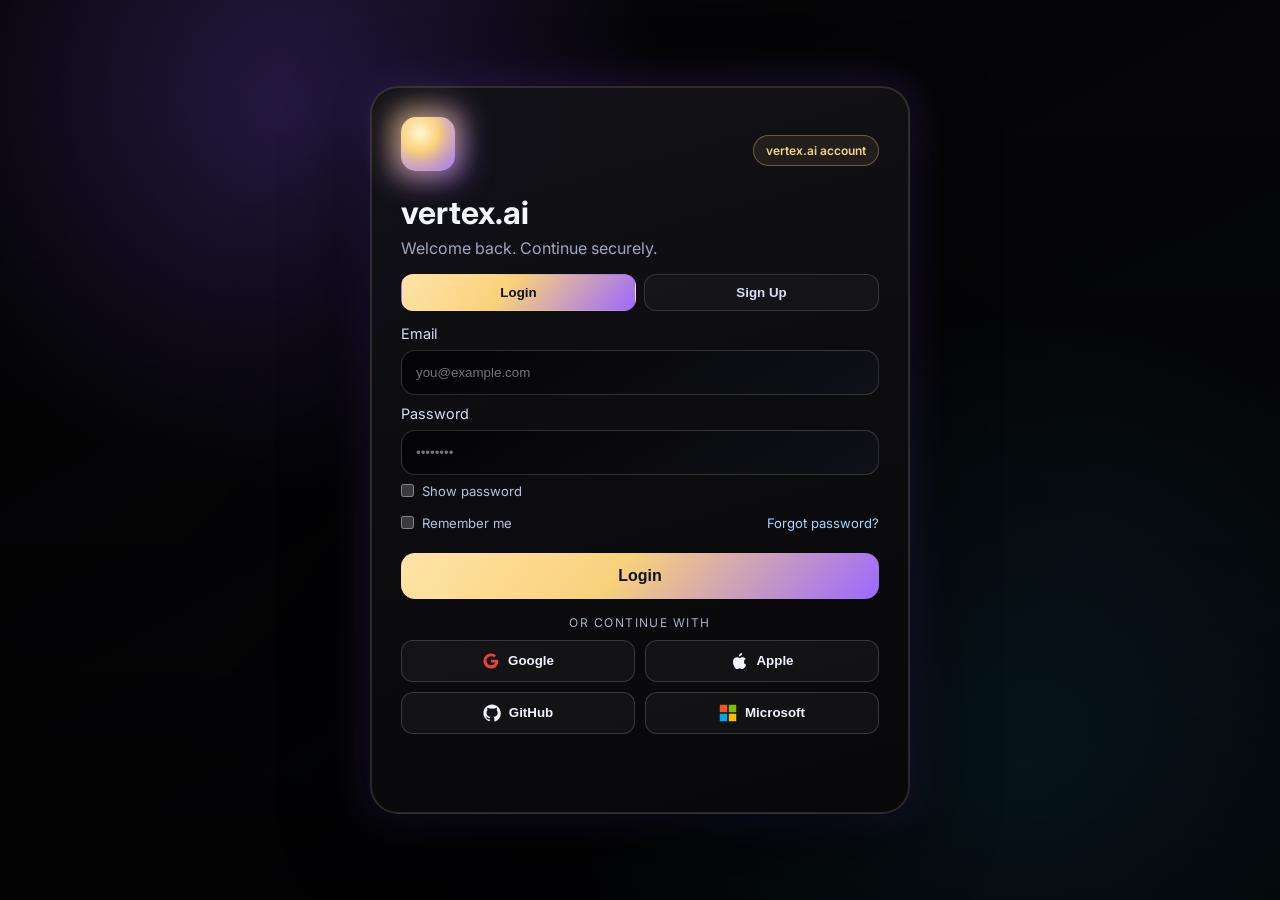
<file: index.html>
<!doctype html>
<html lang="en">
  <head>
    <meta charset="UTF-8" />
    <meta name="viewport" content="width=device-width, initial-scale=1.0" />
    <title>vertex.ai — Premium Auth</title>
    <link rel="preconnect" href="https://fonts.googleapis.com" />
    <link rel="preconnect" href="https://fonts.gstatic.com" crossorigin />
    <link
      href="https://fonts.googleapis.com/css2?family=Inter:wght@400;500;600;700;800&display=swap"
      rel="stylesheet"
    />
    <link rel="stylesheet" href="styles.css" />
  </head>
  <body>
    <div class="bg-layer" aria-hidden="true"></div>

    <main class="auth-shell">
      <section class="auth-card" aria-label="vertex.ai authentication card">
        <div class="top-row">
          <div class="icon-wrap" aria-hidden="true">
            <div class="icon-glow"></div>
            <div class="logo"></div>
          </div>
          <span class="status-pill">vertex.ai account</span>
        </div>

        <h1>vertex.ai</h1>
        <p class="subtitle">Welcome back. Continue securely.</p>

        <div class="auth-switch" role="tablist" aria-label="Authentication mode">
          <button id="loginTab" class="switch-btn active" type="button" role="tab" aria-selected="true">Login</button>
          <button id="signupTab" class="switch-btn" type="button" role="tab" aria-selected="false">Sign Up</button>
        </div>

        <form id="authForm" novalidate>
          <div id="nameWrap" class="hidden">
            <label for="name">Full Name</label>
            <input type="text" id="name" placeholder="Your full name" />
          </div>

          <label for="email">Email</label>
          <input type="email" id="email" placeholder="you@example.com" required />

          <label for="password">Password</label>
          <input type="password" id="password" placeholder="••••••••" minlength="8" required />
          <label class="inline-check"><input type="checkbox" id="showPassword" /> Show password</label>

          <div id="confirmWrap" class="hidden">
            <label for="confirmPassword">Confirm Password</label>
            <input type="password" id="confirmPassword" placeholder="••••••••" minlength="8" />
            <label class="inline-check"><input type="checkbox" id="showConfirmPassword" /> Show confirm password</label>
          </div>

          <div class="form-row">
            <label class="inline-check"><input type="checkbox" id="rememberMe" /> Remember me</label>
            <a href="#" class="forgot-link">Forgot password?</a>
          </div>

          <button type="submit" id="submitBtn" class="sign-btn">Login</button>
        </form>

        <div class="divider"><span>OR CONTINUE WITH</span></div>

        <div class="social-grid">
          <button type="button" class="social-btn">
            <svg viewBox="0 0 24 24" aria-hidden="true"><path fill="#EA4335" d="M12 10.2v3.9h5.5c-.2 1.2-1.4 3.6-5.5 3.6-3.3 0-6-2.7-6-6s2.7-6 6-6c1.9 0 3.2.8 3.9 1.5l2.7-2.6C17.2 3.1 14.9 2 12 2 6.5 2 2 6.5 2 12s4.5 10 10 10c5.8 0 9.6-4.1 9.6-9.8 0-.7-.1-1.3-.2-2H12z"/></svg>
            <span>Google</span>
          </button>
          <button type="button" class="social-btn">
            <svg viewBox="0 0 24 24" aria-hidden="true"><path fill="currentColor" d="M16.37 1.43c0 1.14-.45 2.28-1.19 3.05-.83.87-1.98 1.52-3.15 1.44-.16-1.17.4-2.39 1.14-3.17.81-.85 2.17-1.48 3.2-1.32zM21.5 17.26c-.48 1.08-.71 1.56-1.32 2.5-.86 1.34-2.08 3.01-3.58 3.03-1.34.01-1.69-.87-3.5-.86-1.82.01-2.2.88-3.54.87-1.5-.02-2.66-1.52-3.52-2.86-2.4-3.7-2.65-8.04-1.17-10.32 1.05-1.62 2.72-2.56 4.29-2.56 1.6 0 2.62.88 3.95.88 1.29 0 2.08-.88 3.94-.88 1.4 0 2.88.76 3.93 2.06-3.45 1.9-2.89 6.82.52 8.14z"/></svg>
            <span>Apple</span>
          </button>
          <button type="button" class="social-btn">
            <svg viewBox="0 0 24 24" aria-hidden="true"><path fill="currentColor" d="M12 .5C5.65.5.5 5.68.5 12.07c0 5.1 3.3 9.43 7.87 10.96.58.11.79-.26.79-.57 0-.28-.01-1.02-.02-2-3.2.7-3.88-1.56-3.88-1.56-.52-1.34-1.28-1.7-1.28-1.7-1.05-.72.08-.7.08-.7 1.16.08 1.77 1.2 1.77 1.2 1.04 1.8 2.72 1.28 3.38.98.1-.76.41-1.28.74-1.57-2.55-.29-5.23-1.29-5.23-5.75 0-1.27.45-2.3 1.2-3.11-.12-.3-.52-1.5.11-3.13 0 0 .98-.32 3.2 1.19a10.95 10.95 0 0 1 5.82 0c2.22-1.51 3.2-1.19 3.2-1.19.63 1.63.23 2.83.11 3.13.75.81 1.2 1.84 1.2 3.11 0 4.47-2.69 5.46-5.25 5.74.42.37.8 1.09.8 2.21 0 1.6-.01 2.9-.01 3.29 0 .31.2.69.8.57a11.56 11.56 0 0 0 7.85-10.96C23.5 5.68 18.35.5 12 .5z"/></svg>
            <span>GitHub</span>
          </button>
          <button type="button" class="social-btn">
            <svg viewBox="0 0 24 24" aria-hidden="true"><path fill="#F35325" d="M1 1h10v10H1z"/><path fill="#81BC06" d="M13 1h10v10H13z"/><path fill="#05A6F0" d="M1 13h10v10H1z"/><path fill="#FFBA08" d="M13 13h10v10H13z"/></svg>
            <span>Microsoft</span>
          </button>
        </div>

        <p id="status" class="status" aria-live="polite"></p>
      </section>
    </main>

    <script src="app.js"></script>
  </body>
</html>
</file>
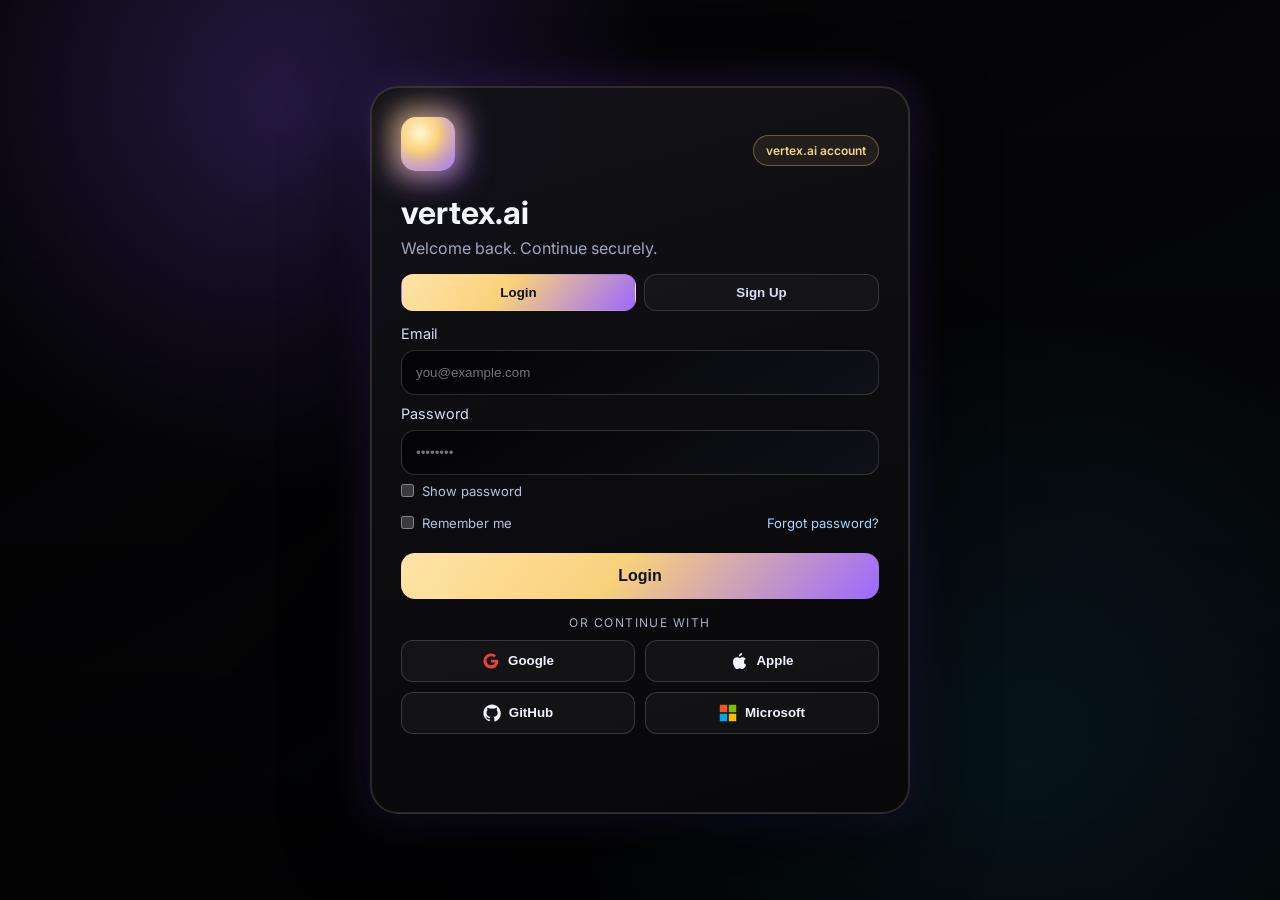
<file: home.html>
<!doctype html>
<html lang="en">
  <head>
    <meta charset="UTF-8" />
    <meta name="viewport" content="width=device-width, initial-scale=1.0" />
    <title>vertex.ai | Home</title>
    <style>
      :root {
        color-scheme: dark;
        --bg-main: #050507;
        --bg-elevated: #11131a;
        --bg-panel: #0d0f14;
        --text-main: #f4f7ff;
        --text-soft: #9fa8c5;
        --border: rgba(255, 255, 255, 0.12);
        --accent-a: #5be7ff;
        --accent-b: #8b5bff;
        --accent-c: #ffd36e;
      }

      * { box-sizing: border-box; }

      body {
        margin: 0;
        min-height: 100vh;
        font-family: Inter, Segoe UI, Arial, sans-serif;
        color: var(--text-main);
        background:
          radial-gradient(circle at 10% 5%, rgba(91, 231, 255, 0.15), transparent 34%),
          radial-gradient(circle at 90% 95%, rgba(139, 91, 255, 0.2), transparent 36%),
          linear-gradient(160deg, #030305, #090b12 55%, #0d1018);
      }

      .layout {
        display: grid;
        grid-template-columns: 280px 1fr;
        min-height: 100vh;
      }

      .sidebar {
        border-right: 1px solid var(--border);
        background: rgba(10, 12, 18, 0.95);
        backdrop-filter: blur(16px);
        padding: 14px;
        display: grid;
        grid-template-rows: auto auto 1fr auto;
        gap: 14px;
      }

      .brand-row {
        display: flex;
        align-items: center;
        gap: 10px;
      }

      .menu-btn {
        width: 40px;
        height: 40px;
        border-radius: 12px;
        border: 1px solid var(--border);
        background: rgba(255, 255, 255, 0.04);
        display: grid;
        place-items: center;
      }

      .menu-btn svg { width: 18px; height: 18px; }

      .brand {
        font-size: 1.3rem;
        margin: 0;
        font-weight: 800;
        letter-spacing: 0.4px;
        background: linear-gradient(90deg, var(--accent-a), var(--accent-b), var(--accent-c));
        -webkit-background-clip: text;
        background-clip: text;
        color: transparent;
      }

      .menu {
        border: 1px solid var(--border);
        border-radius: 16px;
        background: var(--bg-panel);
        padding: 8px;
      }

      .menu-title {
        margin: 6px 8px 10px;
        font-size: 0.78rem;
        text-transform: uppercase;
        letter-spacing: 0.14em;
        color: var(--text-soft);
      }

      .menu button {
        width: 100%;
        border: 1px solid transparent;
        background: transparent;
        color: var(--text-main);
        text-align: left;
        padding: 10px;
        border-radius: 12px;
        display: flex;
        align-items: center;
        gap: 10px;
        cursor: pointer;
      }

      .menu button:hover,
      .menu button.active {
        background: rgba(139, 91, 255, 0.16);
        border-color: rgba(139, 91, 255, 0.34);
      }

      .menu svg {
        width: 16px;
        height: 16px;
        stroke: #dbe3ff;
        fill: none;
        stroke-width: 1.9;
      }

      .sidebar-foot {
        border: 1px solid var(--border);
        border-radius: 14px;
        padding: 12px;
        background: rgba(255, 255, 255, 0.02);
      }

      .logo-row {
        display: flex;
        gap: 8px;
        margin-top: 10px;
      }

      .logo-pill {
        width: 36px;
        height: 36px;
        border-radius: 10px;
        border: 1px solid var(--border);
        display: grid;
        place-items: center;
        background: rgba(255, 255, 255, 0.03);
      }

      .logo-pill svg { width: 19px; height: 19px; }

      .main {
        display: grid;
        grid-template-rows: auto 1fr auto;
        min-height: 100vh;
      }

      .topbar {
        height: 72px;
        border-bottom: 1px solid var(--border);
        display: flex;
        justify-content: space-between;
        align-items: center;
        padding: 0 22px;
        background: rgba(8, 10, 16, 0.72);
      }

      .welcome {
        font-size: 0.9rem;
        color: var(--text-soft);
      }

      .logout {
        border: 1px solid var(--border);
        background: rgba(255, 255, 255, 0.04);
        color: var(--text-main);
        border-radius: 10px;
        padding: 10px 14px;
        font-weight: 600;
        cursor: pointer;
      }

      .chat-shell {
        display: flex;
        flex-direction: column;
        height: calc(100vh - 72px - 86px);
      }

      .chat-area {
        padding: 18px;
        overflow-y: auto;
        display: flex;
        flex-direction: column;
        gap: 10px;
      }

      .bubble {
        max-width: min(80%, 720px);
        border-radius: 14px;
        padding: 10px 12px;
        line-height: 1.45;
      }

      .bubble.user {
        align-self: flex-end;
        background: linear-gradient(130deg, #ffd36e, #8b5bff);
        color: #151515;
        font-weight: 600;
      }

      .bubble.ai {
        align-self: flex-start;
        background: rgba(255, 255, 255, 0.05);
        border: 1px solid var(--border);
      }

      .composer {
        border-top: 1px solid var(--border);
        padding: 12px 16px;
        display: grid;
        grid-template-columns: auto 1fr auto;
        gap: 8px;
        align-items: center;
      }

      .icon-btn,
      .send-btn {
        height: 46px;
        min-width: 46px;
        border-radius: 12px;
        border: 1px solid var(--border);
        display: grid;
        place-items: center;
        cursor: pointer;
      }

      .icon-btn {
        background: rgba(255, 255, 255, 0.03);
      }

      .icon-btn svg { width: 18px; height: 18px; stroke: #dbe3ff; fill: none; stroke-width: 1.8; }

      .send-btn {
        color: #121212;
        padding: 0 16px;
        border: 0;
        background: linear-gradient(120deg, #5be7ff, #8b5bff 54%, #ffd36e);
        font-weight: 700;
      }

      .composer input {
        width: 100%;
        height: 46px;
        border-radius: 12px;
        border: 1px solid var(--border);
        background: var(--bg-elevated);
        color: var(--text-main);
        padding: 0 12px;
      }

      .composer input:focus-visible,
      .logout:focus-visible,
      .send-btn:focus-visible,
      .icon-btn:focus-visible,
      .menu button:focus-visible {
        outline: 2px solid rgba(91, 231, 255, 0.45);
        outline-offset: 2px;
      }

      @media (max-width: 960px) {
        .layout { grid-template-columns: 1fr; }
        .sidebar { display: none; }
        .chat-shell { height: calc(100vh - 72px - 86px); }
      }
    </style>
  </head>
  <body>
    <div class="layout">
      <aside class="sidebar">
        <div class="brand-row">
          <div class="menu-btn" aria-hidden="true">
            <svg viewBox="0 0 24 24"><path d="M4 7h16M4 12h16M4 17h16" stroke="currentColor" stroke-width="2" stroke-linecap="round"/></svg>
          </div>
          <h1 class="brand">vertex.ai</h1>
        </div>

        <nav class="menu" aria-label="Main menu">
          <div class="menu-title">Main Menu</div>
          <button class="active" type="button" data-menu="avatar">
            <svg viewBox="0 0 24 24"><circle cx="12" cy="8" r="4"/><path d="M4 20c1.5-4 4.5-6 8-6s6.5 2 8 6"/></svg>
            AI Avatar Creation
          </button>
          <button type="button" data-menu="voice">
            <svg viewBox="0 0 24 24"><rect x="9" y="3" width="6" height="12" rx="3"/><path d="M6 11a6 6 0 0 0 12 0M12 17v4M8 21h8"/></svg>
            Voice Mode
          </button>
          <button type="button" data-menu="history">
            <svg viewBox="0 0 24 24"><path d="M4 4v6h6"/><path d="M20 12a8 8 0 1 1-2.3-5.7L16 8"/></svg>
            Chat History
          </button>
          <button type="button" data-menu="settings">
            <svg viewBox="0 0 24 24"><circle cx="12" cy="12" r="3"/><path d="M19.4 15a1 1 0 0 0 .2 1.1l.1.1a2 2 0 1 1-2.8 2.8l-.1-.1a1 1 0 0 0-1.1-.2 1 1 0 0 0-.6.9V20a2 2 0 1 1-4 0v-.1a1 1 0 0 0-.6-.9 1 1 0 0 0-1.1.2l-.1.1a2 2 0 1 1-2.8-2.8l.1-.1a1 1 0 0 0 .2-1.1 1 1 0 0 0-.9-.6H4a2 2 0 1 1 0-4h.1a1 1 0 0 0 .9-.6 1 1 0 0 0-.2-1.1l-.1-.1a2 2 0 1 1 2.8-2.8l.1.1a1 1 0 0 0 1.1.2h.1a1 1 0 0 0 .6-.9V4a2 2 0 1 1 4 0v.1a1 1 0 0 0 .6.9h.1a1 1 0 0 0 1.1-.2l.1-.1a2 2 0 1 1 2.8 2.8l-.1.1a1 1 0 0 0-.2 1.1v.1a1 1 0 0 0 .9.6H20a2 2 0 1 1 0 4h-.1a1 1 0 0 0-.9.6Z"/></svg>
            Settings
          </button>
          <button type="button" data-menu="permissions">
            <svg viewBox="0 0 24 24"><path d="M12 3l8 4v5c0 5-3.5 8-8 9-4.5-1-8-4-8-9V7l8-4Z"/><path d="m9 12 2 2 4-4"/></svg>
            Permissions & Privacy
          </button>
        </nav>

        <div></div>

        <div class="sidebar-foot">
          Connected AI Services
          <div class="logo-row" aria-label="Connected providers">
            <div class="logo-pill" title="Google">
              <svg viewBox="0 0 24 24" aria-hidden="true">
                <path fill="#EA4335" d="M12 10.2v3.9h5.5c-.2 1.3-1.5 3.8-5.5 3.8-3.3 0-6-2.7-6-6s2.7-6 6-6c1.9 0 3.2.8 3.9 1.5l2.7-2.6C16.9 3.2 14.7 2.3 12 2.3 6.8 2.3 2.6 6.5 2.6 11.7S6.8 21 12 21c6.9 0 9.1-4.9 9.1-7.4 0-.5-.1-.9-.1-1.3H12z"/>
              </svg>
            </div>
            <div class="logo-pill" title="Apple">
              <svg viewBox="0 0 24 24" aria-hidden="true">
                <path fill="#F5F5F7" d="M16.3 12.6c0-2.2 1.8-3.3 1.9-3.4-1-1.5-2.6-1.7-3.2-1.7-1.3-.1-2.6.8-3.3.8-.8 0-1.8-.8-3-.8-1.6 0-3 .9-3.8 2.2-1.6 2.8-.4 6.8 1.2 9 .8 1.1 1.7 2.3 3 2.2 1.2-.1 1.7-.8 3.2-.8s2 .8 3.2.8c1.3 0 2.1-1.1 2.9-2.2.9-1.3 1.3-2.6 1.3-2.7-.1 0-2.4-.9-2.4-3.5ZM14 5.9c.6-.7 1-1.7.9-2.6-.9 0-1.9.6-2.6 1.3-.6.7-1.1 1.7-1 2.6 1 .1 2-.5 2.7-1.3Z"/>
              </svg>
            </div>
            <div class="logo-pill" title="GitHub">
              <svg viewBox="0 0 24 24" aria-hidden="true">
                <path fill="#FFFFFF" d="M12 .7a11.3 11.3 0 0 0-3.6 22c.6.1.8-.3.8-.6v-2.3c-3.3.7-4-1.4-4-1.4-.6-1.4-1.4-1.8-1.4-1.8-1.2-.8 0-.8 0-.8 1.3.1 2 .9 2 1 .8 1.3 2 1 2.5.7.1-.6.3-1 .6-1.3-2.7-.3-5.5-1.3-5.5-6A4.6 4.6 0 0 1 5.2 7c-.1-.3-.5-1.5.1-3 0 0 1-.3 3.3 1.2a11.4 11.4 0 0 1 6 0c2.3-1.5 3.3-1.2 3.3-1.2.6 1.5.2 2.7.1 3a4.6 4.6 0 0 1 1.2 3.2c0 4.7-2.8 5.7-5.5 6 .4.4.7 1 .7 2v3c0 .3.2.7.8.6A11.3 11.3 0 0 0 12 .7Z"/>
              </svg>
            </div>
          </div>
        </div>
      </aside>

      <section class="main">
        <header class="topbar">
          <div>
            <div style="font-weight:700;">Home Assistant</div>
            <div id="welcomeText" class="welcome">Welcome</div>
          </div>
          <button id="logoutBtn" class="logout" type="button">Logout</button>
        </header>

        <div class="chat-shell">
          <main id="chatArea" class="chat-area" aria-live="polite"></main>
        </div>

        <form id="chatForm" class="composer">
          <button id="micBtn" class="icon-btn" type="button" aria-label="Voice input">
            <svg viewBox="0 0 24 24"><rect x="9" y="3" width="6" height="12" rx="3"/><path d="M6 11a6 6 0 0 0 12 0M12 17v4M8 21h8"/></svg>
          </button>
          <input id="chatInput" type="text" placeholder="Type your message" autocomplete="off" />
          <button class="send-btn" type="submit">Send</button>
        </form>
      </section>
    </div>

    <script src="home.js"></script>

  </body>
</html>
</file>
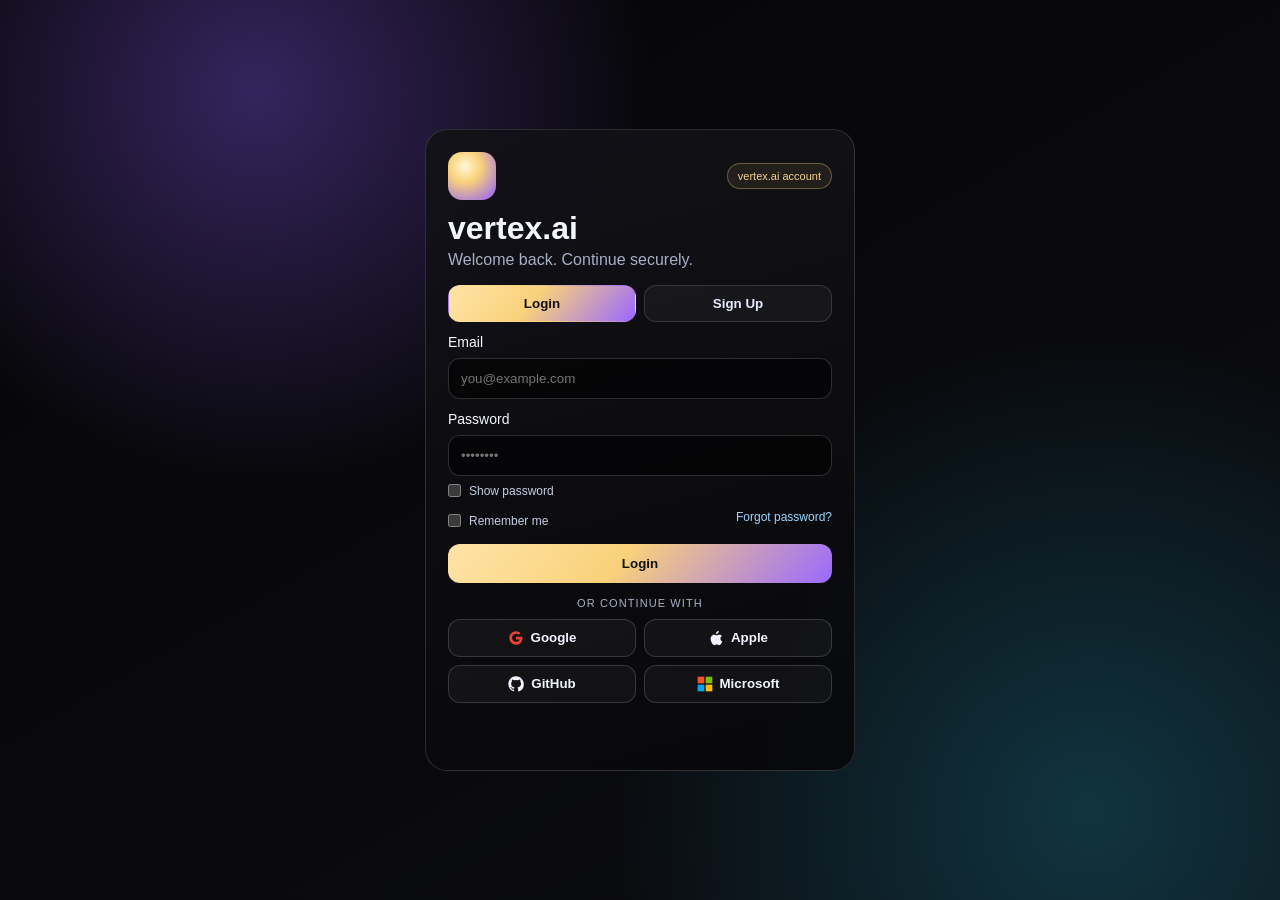
<file: mobile-preview.html>
<!doctype html>
<html lang="en">
  <head>
    <meta charset="UTF-8" />
    <meta name="viewport" content="width=device-width, initial-scale=1.0" />
    <title>vertex.ai — Mobile Auth</title>
    <style>
      :root {
        color-scheme: dark;
        --bg-black: #050506;
        --bg-deep: #0c0d12;
        --card: linear-gradient(165deg, rgba(18, 18, 24, 0.95), rgba(8, 8, 10, 0.96));
        --card-border: rgba(255, 255, 255, 0.14);
      }
      * { box-sizing: border-box; }
      body {
        margin: 0;
        min-height: 100vh;
        font-family: Inter, Arial, sans-serif;
        color: #f5f7ff;
        background:
          radial-gradient(circle at 20% 10%, rgba(143, 91, 255, 0.35), transparent 30%),
          radial-gradient(circle at 85% 90%, rgba(36, 212, 255, 0.2), transparent 35%),
          linear-gradient(150deg, var(--bg-black), var(--bg-deep));
        display: grid;
        place-items: center;
        padding: 16px;
      }
      .card {
        width: min(100%, 430px);
        border-radius: 22px;
        padding: 22px;
        background: var(--card);
        border: 1px solid var(--card-border);
      }
      .row { display: flex; align-items: center; justify-content: space-between; gap: 10px; }
      .logo {
        width: 48px;
        height: 48px;
        border-radius: 14px;
        background: radial-gradient(circle at 35% 30%, #fff1c8 6%, #f9d17a 35%, #8f5bff 100%);
      }
      .pill {
        border: 1px solid rgba(249, 209, 122, 0.34);
        background: rgba(249, 209, 122, 0.08);
        color: #f5d38a;
        border-radius: 999px;
        padding: 6px 10px;
        font-size: 11px;
      }
      h1 { margin: 10px 0 4px; text-transform: lowercase; }
      .subtitle { color: #a8afc8; margin-top: 0; }
      .switch { display: grid; grid-template-columns: 1fr 1fr; gap: 8px; margin-bottom: 10px; }
      .tab {
        border: 1px solid rgba(255, 255, 255, 0.14);
        border-radius: 12px;
        background: rgba(255, 255, 255, 0.04);
        color: #e7ebff;
        padding: 10px;
        font-weight: 700;
      }
      .tab.active {
        color: #111;
        border-color: transparent;
        background: linear-gradient(130deg, #ffe4a8, #f9d17a 45%, #9a69ff);
      }
      label { display: block; margin-top: 12px; font-size: 14px; }
      input {
        width: 100%;
        margin-top: 8px;
        border-radius: 12px;
        border: 1px solid rgba(255, 255, 255, 0.16);
        background: rgba(0, 0, 0, 0.56);
        color: white;
        padding: 12px;
      }
      .hidden { display: none; }
      .inline-check { display: flex; align-items: center; gap: 8px; color: #c7cee3; font-size: 12px; margin-top: 8px; }
      .inline-check input { width: auto; margin: 0; }
      .form-row { display: flex; justify-content: space-between; align-items: center; gap: 8px; margin-top: 8px; }
      .forgot { color: #9fd8ff; text-decoration: none; font-size: 12px; }
      .primary {
        width: 100%;
        margin-top: 16px;
        border: 0;
        border-radius: 12px;
        padding: 12px;
        font-weight: 800;
        color: #111;
        background: linear-gradient(130deg, #ffe4a8, #f9d17a 45%, #9a69ff);
      }
      .divider { margin: 14px 0 10px; color: #aab0c8; text-align: center; font-size: 11px; letter-spacing: 0.1em; }
      .social { display: grid; grid-template-columns: 1fr 1fr; gap: 8px; }
      .social button {
        border: 1px solid rgba(255, 255, 255, 0.16);
        border-radius: 12px;
        background: rgba(255, 255, 255, 0.04);
        color: #f2f5ff;
        padding: 10px;
        font-weight: 700;
        display: flex;
        justify-content: center;
        align-items: center;
        gap: 7px;
      }
      .social svg { width: 16px; height: 16px; }
      .status { min-height: 1.2em; text-align: center; margin-top: 10px; color: #6cf5ad; }
    </style>
  </head>
  <body>
    <main class="card">
      <div class="row">
        <div class="logo"></div>
        <span class="pill">vertex.ai account</span>
      </div>
      <h1>vertex.ai</h1>
      <p class="subtitle">Welcome back. Continue securely.</p>

      <div class="switch">
        <button id="mLogin" class="tab active" type="button">Login</button>
        <button id="mSignup" class="tab" type="button">Sign Up</button>
      </div>

      <div id="mNameWrap" class="hidden">
        <label>Full Name
          <input type="text" id="name" placeholder="Your full name" />
        </label>
      </div>

      <label>Email
        <input type="email" id="email" placeholder="you@example.com" />
      </label>
      <label>Password
        <input type="password" id="password" placeholder="••••••••" />
      </label>
      <label class="inline-check"><input type="checkbox" id="showPassword" /> Show password</label>

      <div id="mConfirmWrap" class="hidden">
        <label>Confirm Password
          <input type="password" id="confirmPassword" placeholder="••••••••" />
        </label>
        <label class="inline-check"><input type="checkbox" id="showConfirmPassword" /> Show confirm password</label>
      </div>

      <div class="form-row">
        <label class="inline-check"><input type="checkbox" /> Remember me</label>
        <a href="#" class="forgot">Forgot password?</a>
      </div>

      <button id="submit" class="primary">Login</button>

      <div class="divider">OR CONTINUE WITH</div>
      <div class="social">
        <button type="button"><svg viewBox="0 0 24 24" aria-hidden="true"><path fill="#EA4335" d="M12 10.2v3.9h5.5c-.2 1.2-1.4 3.6-5.5 3.6-3.3 0-6-2.7-6-6s2.7-6 6-6c1.9 0 3.2.8 3.9 1.5l2.7-2.6C17.2 3.1 14.9 2 12 2 6.5 2 2 6.5 2 12s4.5 10 10 10c5.8 0 9.6-4.1 9.6-9.8 0-.7-.1-1.3-.2-2H12z"/></svg>Google</button>
        <button type="button"><svg viewBox="0 0 24 24" aria-hidden="true"><path fill="currentColor" d="M16.37 1.43c0 1.14-.45 2.28-1.19 3.05-.83.87-1.98 1.52-3.15 1.44-.16-1.17.4-2.39 1.14-3.17.81-.85 2.17-1.48 3.2-1.32zM21.5 17.26c-.48 1.08-.71 1.56-1.32 2.5-.86 1.34-2.08 3.01-3.58 3.03-1.34.01-1.69-.87-3.5-.86-1.82.01-2.2.88-3.54.87-1.5-.02-2.66-1.52-3.52-2.86-2.4-3.7-2.65-8.04-1.17-10.32 1.05-1.62 2.72-2.56 4.29-2.56 1.6 0 2.62.88 3.95.88 1.29 0 2.08-.88 3.94-.88 1.4 0 2.88.76 3.93 2.06-3.45 1.9-2.89 6.82.52 8.14z"/></svg>Apple</button>
        <button type="button"><svg viewBox="0 0 24 24" aria-hidden="true"><path fill="currentColor" d="M12 .5C5.65.5.5 5.68.5 12.07c0 5.1 3.3 9.43 7.87 10.96.58.11.79-.26.79-.57 0-.28-.01-1.02-.02-2-3.2.7-3.88-1.56-3.88-1.56-.52-1.34-1.28-1.7-1.28-1.7-1.05-.72.08-.7.08-.7 1.16.08 1.77 1.2 1.77 1.2 1.04 1.8 2.72 1.28 3.38.98.1-.76.41-1.28.74-1.57-2.55-.29-5.23-1.29-5.23-5.75 0-1.27.45-2.3 1.2-3.11-.12-.3-.52-1.5.11-3.13 0 0 .98-.32 3.2 1.19a10.95 10.95 0 0 1 5.82 0c2.22-1.51 3.2-1.19 3.2-1.19.63 1.63.23 2.83.11 3.13.75.81 1.2 1.84 1.2 3.11 0 4.47-2.69 5.46-5.25 5.74.42.37.8 1.09.8 2.21 0 1.6-.01 2.9-.01 3.29 0 .31.2.69.8.57a11.56 11.56 0 0 0 7.85-10.96C23.5 5.68 18.35.5 12 .5z"/></svg>GitHub</button>
        <button type="button"><svg viewBox="0 0 24 24" aria-hidden="true"><path fill="#F35325" d="M1 1h10v10H1z"/><path fill="#81BC06" d="M13 1h10v10H13z"/><path fill="#05A6F0" d="M1 13h10v10H1z"/><path fill="#FFBA08" d="M13 13h10v10H13z"/></svg>Microsoft</button>
      </div>

      <p id="status" class="status"></p>
    </main>

    <script>
      let mode = 'login';
      const loginBtn = document.getElementById('mLogin');
      const signupBtn = document.getElementById('mSignup');
      const submitBtn = document.getElementById('submit');
      const confirmWrap = document.getElementById('mConfirmWrap');
      const nameWrap = document.getElementById('mNameWrap');
      const status = document.getElementById('status');
      const password = document.getElementById('password');
      const confirmPassword = document.getElementById('confirmPassword');

      function saveSession(payload) {
        localStorage.setItem('vertex_user', JSON.stringify({
          name: payload.name || '',
          email: payload.email,
          updatedAt: new Date().toISOString(),
        }));
      }

      document.getElementById('showPassword').addEventListener('change', (e) => {
        password.type = e.target.checked ? 'text' : 'password';
      });

      document.getElementById('showConfirmPassword').addEventListener('change', (e) => {
        confirmPassword.type = e.target.checked ? 'text' : 'password';
      });

      function setMode(next) {
        mode = next;
        const isSignup = mode === 'signup';
        loginBtn.classList.toggle('active', !isSignup);
        signupBtn.classList.toggle('active', isSignup);
        confirmWrap.classList.toggle('hidden', !isSignup);
        nameWrap.classList.toggle('hidden', !isSignup);
        submitBtn.textContent = isSignup ? 'Create Account' : 'Login';
        status.textContent = '';
      }

      loginBtn.addEventListener('click', () => setMode('login'));
      signupBtn.addEventListener('click', () => setMode('signup'));

      submitBtn.addEventListener('click', function () {
        const name = document.getElementById('name').value.trim();
        const email = document.getElementById('email').value.trim();
        const pwd = password.value;
        const cpwd = confirmPassword.value;

        if (!email || !pwd) {
          status.textContent = 'Email aur password daalo.';
          status.style.color = '#ff9595';
          return;
        }

        if (!/^\S+@\S+\.\S+$/.test(email)) {
          status.textContent = 'Valid email daalo.';
          status.style.color = '#ff9595';
          return;
        }

        if (mode === 'signup' && !name) {
          status.textContent = 'Name bhi add karo.';
          status.style.color = '#ff9595';
          return;
        }

        if (pwd.length < 8) {
          status.textContent = 'Password minimum 8 characters.';
          status.style.color = '#ff9595';
          return;
        }

        if (mode === 'signup' && pwd !== cpwd) {
          status.textContent = 'Passwords match nahi kar rahe.';
          status.style.color = '#ff9595';
          return;
        }

        status.textContent = mode === 'signup' ? 'Account created ✅ Redirecting...' : 'Login successful ✅ Redirecting...';
        status.style.color = '#6cf5ad';

        saveSession({ name, email });
        setTimeout(() => {
          window.location.href = 'home.html';
        }, 700);
      });
    </script>
  </body>
</html>
</file>
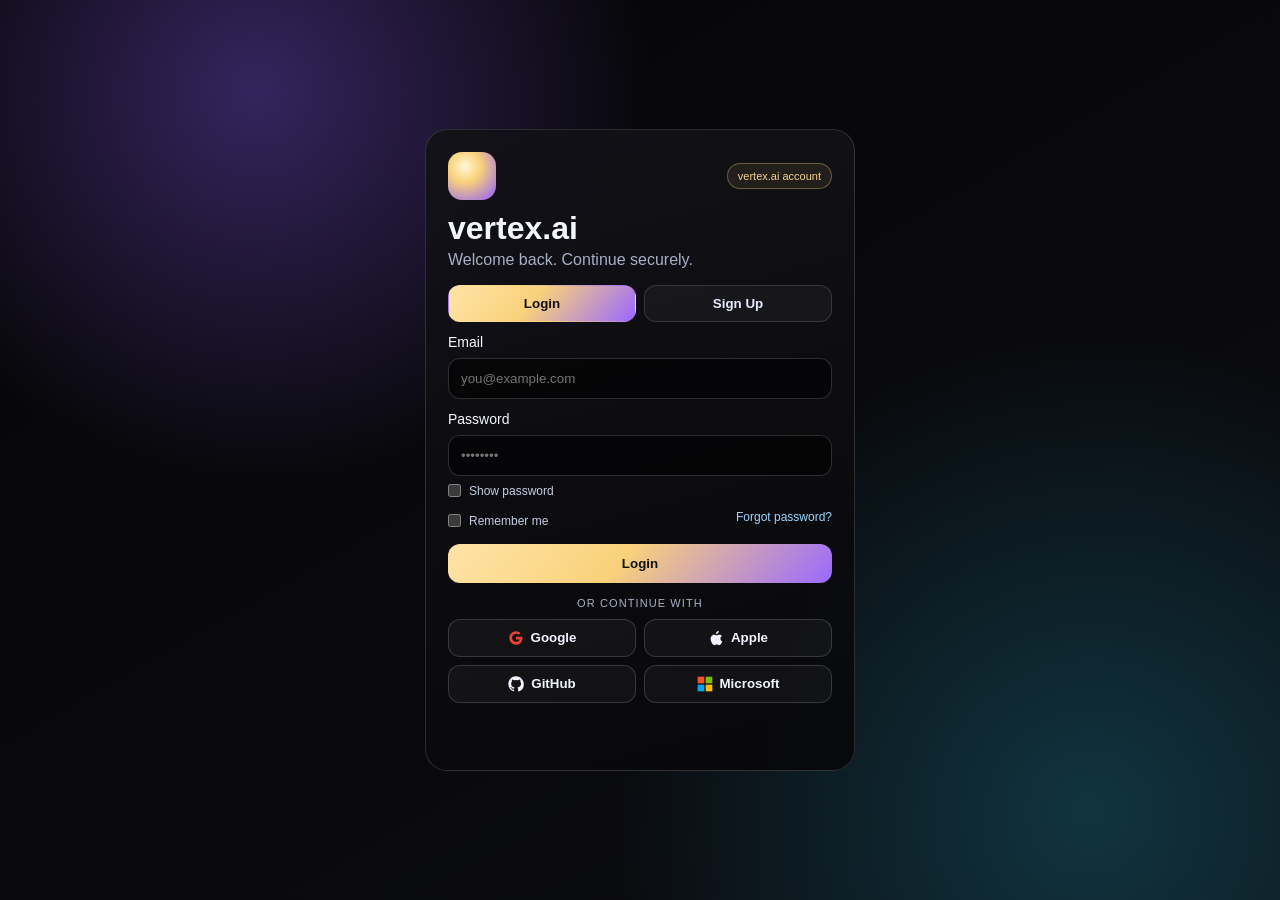
<file: preview.html>
<!doctype html>
<html lang="en">
  <head>
    <meta charset="UTF-8" />
    <meta name="viewport" content="width=device-width, initial-scale=1.0" />
    <title>Preview Redirect</title>
    <meta http-equiv="refresh" content="0; url=mobile-preview.html" />
  </head>
  <body>
    <p>
      Redirecting to mobile preview... If it does not open,
      <a href="mobile-preview.html">tap here</a>.
    </p>
  </body>
</html>
</file>
<file: styles.css>
:root {
  color-scheme: dark;
  --bg-black: #050506;
  --bg-deep: #0c0d12;
  --card: linear-gradient(165deg, rgba(18, 18, 24, 0.95), rgba(8, 8, 10, 0.96));
  --card-border: rgba(255, 255, 255, 0.14);
  --text-main: #f5f7ff;
  --text-soft: #9fa7c0;
  --ok: #6cf5ad;
}

* { box-sizing: border-box; }

body {
  margin: 0;
  min-height: 100vh;
  font-family: Inter, sans-serif;
  color: var(--text-main);
  background:
    radial-gradient(circle at 22% 12%, rgba(143, 91, 255, 0.35), transparent 30%),
    radial-gradient(circle at 80% 85%, rgba(36, 212, 255, 0.2), transparent 35%),
    linear-gradient(150deg, var(--bg-black), var(--bg-deep));
}

.bg-layer {
  position: fixed;
  inset: 0;
  pointer-events: none;
  background:
    radial-gradient(circle at center, rgba(0, 0, 0, 0.35), transparent 60%),
    linear-gradient(to bottom, rgba(0, 0, 0, 0.28), rgba(0, 0, 0, 0.65));
}

.auth-shell { position: relative; min-height: 100vh; display: grid; place-items: center; padding: 20px; }
.auth-card {
  width: min(100%, 540px);
  padding: 30px;
  border-radius: 28px;
  background: var(--card);
  border: 1px solid var(--card-border);
  box-shadow: 0 24px 80px rgba(0, 0, 0, 0.75), 0 0 0 1px rgba(249, 209, 122, 0.15) inset, 0 0 45px rgba(143, 91, 255, 0.25);
}

.top-row { display: flex; align-items: center; justify-content: space-between; gap: 12px; }
.status-pill {
  border: 1px solid rgba(249, 209, 122, 0.34);
  background: rgba(249, 209, 122, 0.08);
  color: #f5d38a;
  border-radius: 999px;
  padding: 7px 12px;
  font-size: 0.75rem;
  font-weight: 600;
}

.icon-wrap { position: relative; width: fit-content; margin-bottom: 14px; }
.icon-glow {
  position: absolute;
  inset: -10px;
  border-radius: 18px;
  background: linear-gradient(135deg, rgba(249, 209, 122, 0.65), rgba(143, 91, 255, 0.7));
  filter: blur(14px);
}
.logo {
  position: relative;
  width: 54px;
  height: 54px;
  border-radius: 15px;
  background: radial-gradient(circle at 35% 30%, #fff1c8 6%, #f9d17a 35%, #8f5bff 100%);
  box-shadow: inset 0 0 18px rgba(255, 255, 255, 0.25), 0 0 25px rgba(249, 209, 122, 0.4);
}

h1 { margin: 8px 0 6px; font-size: clamp(1.7rem, 4vw, 2rem); text-transform: lowercase; }
.subtitle { margin: 0 0 16px; color: var(--text-soft); }

.auth-switch { display: grid; grid-template-columns: 1fr 1fr; gap: 8px; margin-bottom: 14px; }
.switch-btn {
  border: 1px solid rgba(255, 255, 255, 0.14);
  background: rgba(255, 255, 255, 0.03);
  color: #d9def3;
  border-radius: 12px;
  padding: 10px;
  font-weight: 700;
  cursor: pointer;
}
.switch-btn.active {
  color: #111;
  background: linear-gradient(130deg, #ffe4a8, #f9d17a 45%, #9a69ff);
  border-color: transparent;
}

label { display: block; margin: 10px 0 8px; font-size: 0.9rem; color: #d8def3; }
input {
  width: 100%;
  border-radius: 14px;
  border: 1px solid rgba(255, 255, 255, 0.16);
  padding: 14px;
  background: linear-gradient(150deg, rgba(3, 3, 4, 0.94), rgba(17, 18, 26, 0.95));
  color: #fff;
}
.hidden { display: none; }

.inline-check {
  display: flex;
  align-items: center;
  gap: 8px;
  margin-top: 8px;
  font-size: 0.82rem;
  color: #b9c0da;
}
.inline-check input { width: auto; margin: 0; }

.form-row {
  display: flex;
  align-items: center;
  justify-content: space-between;
  gap: 10px;
  margin-top: 8px;
}
.forgot-link {
  color: #9fd8ff;
  text-decoration: none;
  font-size: 0.82rem;
}
.forgot-link:hover { text-decoration: underline; }

.sign-btn {
  width: 100%;
  margin-top: 14px;
  border: 0;
  border-radius: 14px;
  padding: 14px;
  font-size: 1rem;
  font-weight: 800;
  color: #111;
  background: linear-gradient(130deg, #ffe4a8, #f9d17a 45%, #9a69ff);
}

.divider { margin: 16px 0 10px; text-align: center; color: #a9afc7; font-size: 0.75rem; letter-spacing: 0.12em; }
.social-grid { display: grid; grid-template-columns: 1fr 1fr; gap: 10px; }
.social-btn {
  border: 1px solid rgba(255, 255, 255, 0.16);
  background: rgba(255, 255, 255, 0.04);
  color: #f0f3ff;
  border-radius: 12px;
  padding: 11px;
  font-weight: 700;
  cursor: pointer;
  display: flex;
  align-items: center;
  justify-content: center;
  gap: 8px;
}
.social-btn svg { width: 18px; height: 18px; }

.status { min-height: 1.2em; margin-top: 14px; text-align: center; color: var(--ok); font-weight: 600; }

@media (max-width: 540px) {
  .auth-card { padding: 22px; border-radius: 22px; }
  .social-grid { grid-template-columns: 1fr; }
}
</file>
